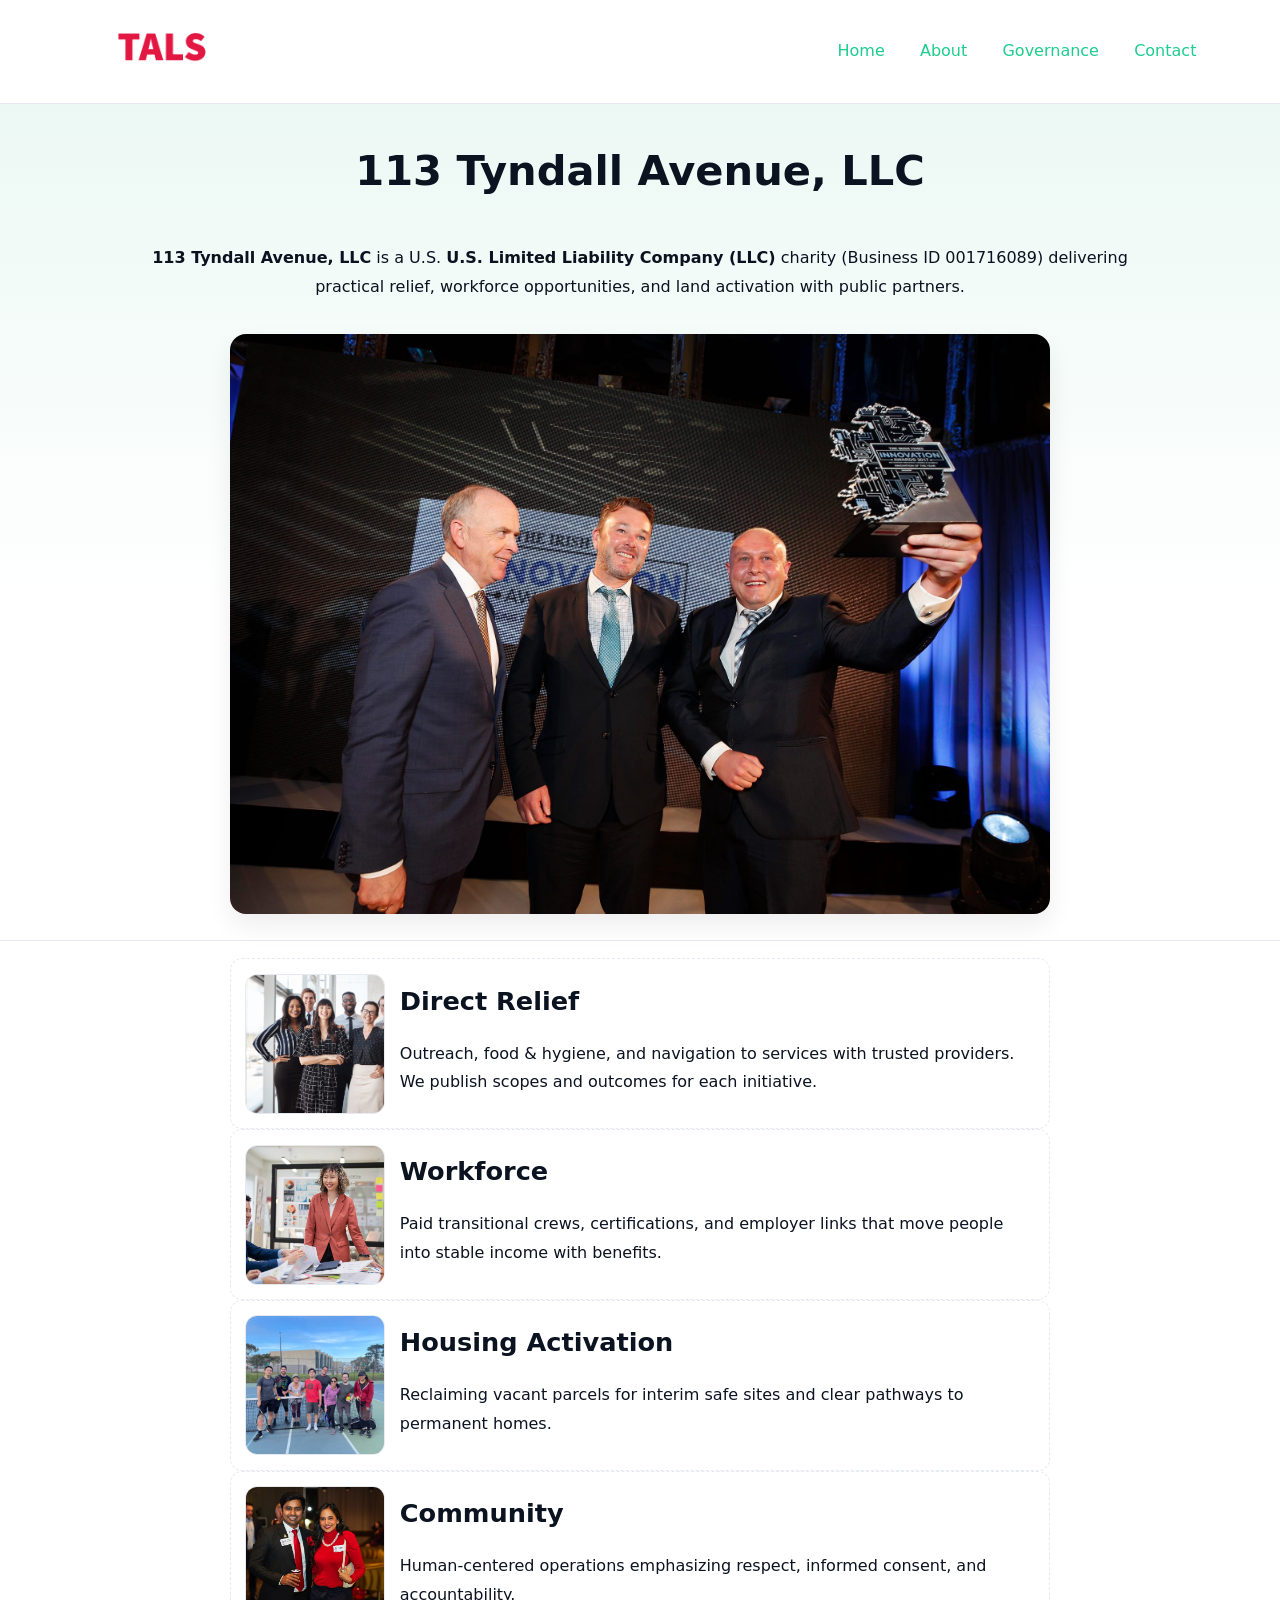
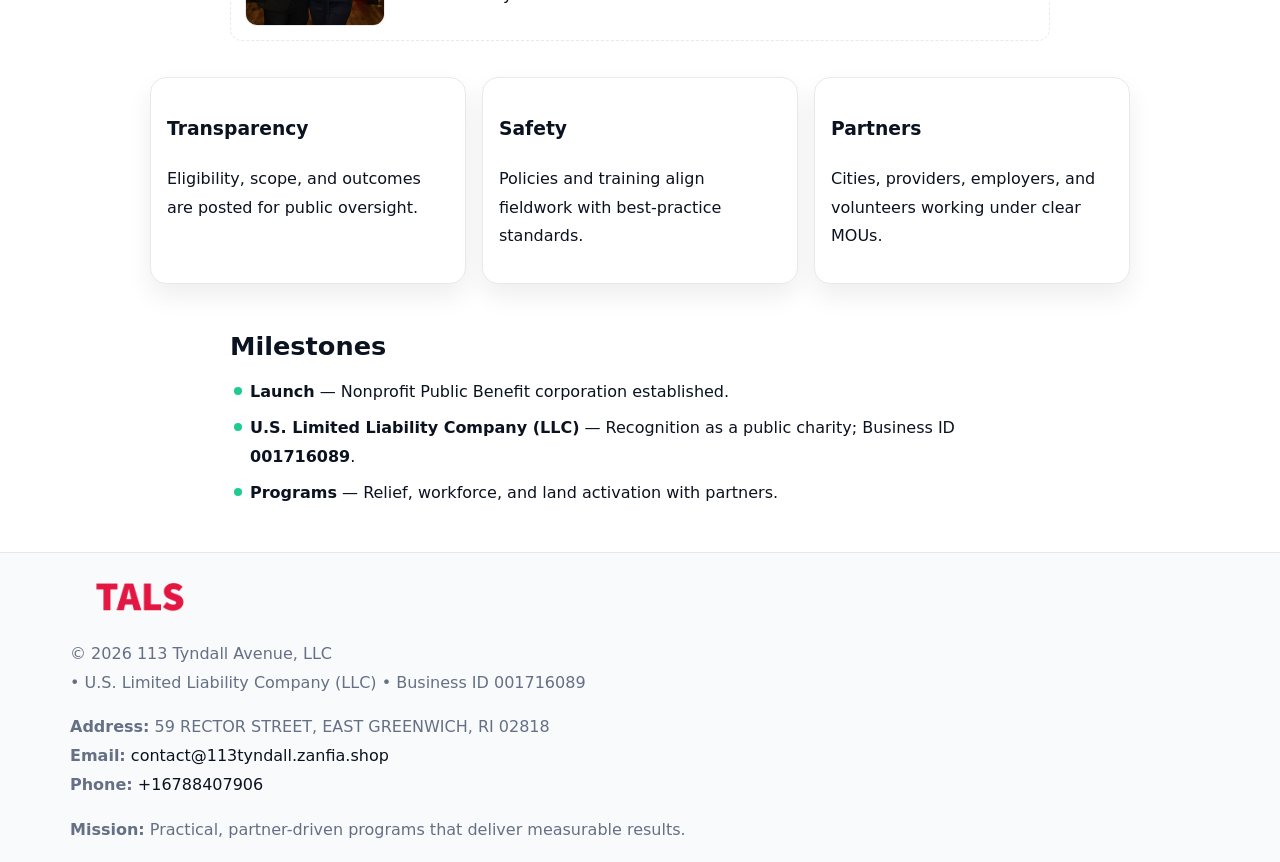
<file: index.html>
<!doctype html><html lang="en"><head>
<meta charset="utf-8"/><meta name="viewport" content="width=device-width,initial-scale=1"/>
<title>113 Tyndall Avenue, LLC – Nonprofit • 2025</title>
<link rel="stylesheet" href="assets/styles.css"/><link rel="icon" href="images/logo.png"/>
<meta name="data-ein" content="001716089"/><meta name="data-name" content="113 Tyndall Avenue, LLC"/>
<meta name="data-email" content="contact@113tyndall.zanfia.shop"/><meta name="data-phone" content="+16788407906"/>
<meta name="data-address" content="59 RECTOR STREET, EAST GREENWICH, RI 02818"/><meta name="data-map" content="59+RECTOR+STREET,+EAST+GREENWICH,+RI+02818"/>
  <meta name="description" content="Our nonprofit strengthens the community with programs focused on community services, education, and direct relief.">
<meta name="facebook-domain-verification" content="y9oahtm037nupjmqaij3xqcisgmu5y" />
</head><body>
<div style="position:absolute;left:-9999px;top:-9999px;opacity:0" data-uniq="{{UNIQUE_BLOB}}">
  <span>Our nonprofit strengthens the community with programs focused on community services, education, and direct relief.</span><svg width="12" height="12" viewBox="0 0 12 12" xmlns="http://www.w3.org/2000/svg"><circle cx="6" cy="6" r="5" fill="#28a745"/></svg><img src="images/education.jpg" width="1" height="1" alt="" loading="lazy"/>
</div>

<header><div class="c247a1d964d">
  <a href="index.html"><img src="images/logo.png" style="width:140px" alt="113 Tyndall Avenue, LLC"></a>
  <nav><a class="active" href="index.html">Home</a><a href="about.html">About</a><a href="governance.html">Governance</a><a href="contact.html">Contact</a></nav>
</div></header>

<section class="cddea71a4b5"><div class="c62dd0f4668">
  <h1>113 Tyndall Avenue, LLC</h1>
  <p class="c11a926dc17"><strong>113 Tyndall Avenue, LLC</strong> is a U.S. <strong>U.S. Limited Liability Company (LLC)</strong> charity (Business ID 001716089) delivering practical relief, workforce opportunities, and land activation with public partners.</p>
  <img src="images/hero.jpg" alt="Community action">
</div></section>

<main class="c62dd0f4668">
  <section class="section narrow">
    <div class="feature"><img class="thumb" src="images/relief.jpg" alt=""><div><h2>Direct Relief</h2><p>Outreach, food & hygiene, and navigation to services with trusted providers. We publish scopes and outcomes for each initiative.</p></div></div>
    <div class="feature"><img class="thumb" src="images/jobs.jpg" alt=""><div><h2>Workforce</h2><p>Paid transitional crews, certifications, and employer links that move people into stable income with benefits.</p></div></div>
    <div class="feature"><img class="thumb" src="images/land.jpg" alt=""><div><h2>Housing Activation</h2><p>Reclaiming vacant parcels for interim safe sites and clear pathways to permanent homes.</p></div></div>
    <div class="feature"><img class="thumb" src="images/community.jpg" alt=""><div><h2>Community</h2><p>Human-centered operations emphasizing respect, informed consent, and accountability.</p></div></div>
  </section>

  <section class="section cb3721ee001">
    <article class="cbcff9bdcd4"><h3>Transparency</h3><p>Eligibility, scope, and outcomes are posted for public oversight.</p></article>
    <article class="cbcff9bdcd4"><h3>Safety</h3><p>Policies and training align fieldwork with best-practice standards.</p></article>
    <article class="cbcff9bdcd4"><h3>Partners</h3><p>Cities, providers, employers, and volunteers working under clear MOUs.</p></article>
  </section>

  <section class="section narrow">
    <h2>Milestones</h2>
    <ul class="timeline">
      <li><strong>Launch</strong> — Nonprofit Public Benefit corporation established.</li>
      <li><strong>U.S. Limited Liability Company (LLC)</strong> — Recognition as a public charity; Business ID <strong>001716089</strong>.</li>
      <li><strong>Programs</strong> — Relief, workforce, and land activation with partners.</li>
    </ul>
  </section>
</main>

<footer>
  <div class="footer">
    <div class="c7e0e1b9368">
      <div class="fcol">
        <img src="images/logo.png" alt="" style="width:140px;margin-bottom:.4rem">
        <div class="small">© <span id="year"></span> 113 Tyndall Avenue, LLC</div>
        <div class="small"> • U.S. Limited Liability Company (LLC) • Business ID 001716089</div>
      </div>
      <div class="fcol">
        <div class="small"><strong>Address:</strong> 59 RECTOR STREET, EAST GREENWICH, RI 02818</div>
        <div class="small"><strong>Email:</strong> <a href="mailto:contact@113tyndall.zanfia.shop">contact@113tyndall.zanfia.shop</a></div>
        <div class="small"><strong>Phone:</strong> <a href="tel:+16788407906">+16788407906</a></div>
      </div>
      <div class="fcol">
        <div class="small"><strong>Mission:</strong> Practical, partner-driven programs that deliver measurable results.</div>
      </div>
    </div>
  </div>
</footer>

<script>
(function(){
  function m(n){const e=document.querySelector('meta[name="'+n+'"]');return e?e.content:''}
  function h(s){let x=2166136261>>>0;for(let i=0;i<s.length;i++){x^=s.charCodeAt(i);x=(x*16777619)>>>0}return x>>>0}
  const key=h((m('data-ein')||m('data-name')||'0').replace(/\s+/g,'')),H=key%360,S=55+(key%20),L=46;
  const r=document.documentElement;
  r.style.setProperty('--brand',`hsl(${H} ${S}% ${L}%)`);
  r.style.setProperty('--brand-ink',`hsl(${H} ${Math.min(95,S+10)}% ${Math.max(20,L-18)}%)`);
  r.style.setProperty('--soft',`hsl(${H} ${Math.max(40,S-25)}% 95%)`);
  const y=document.getElementById('year');if(y)y.textContent=new Date().getFullYear();
})();
</script>
</body></html>
</file>
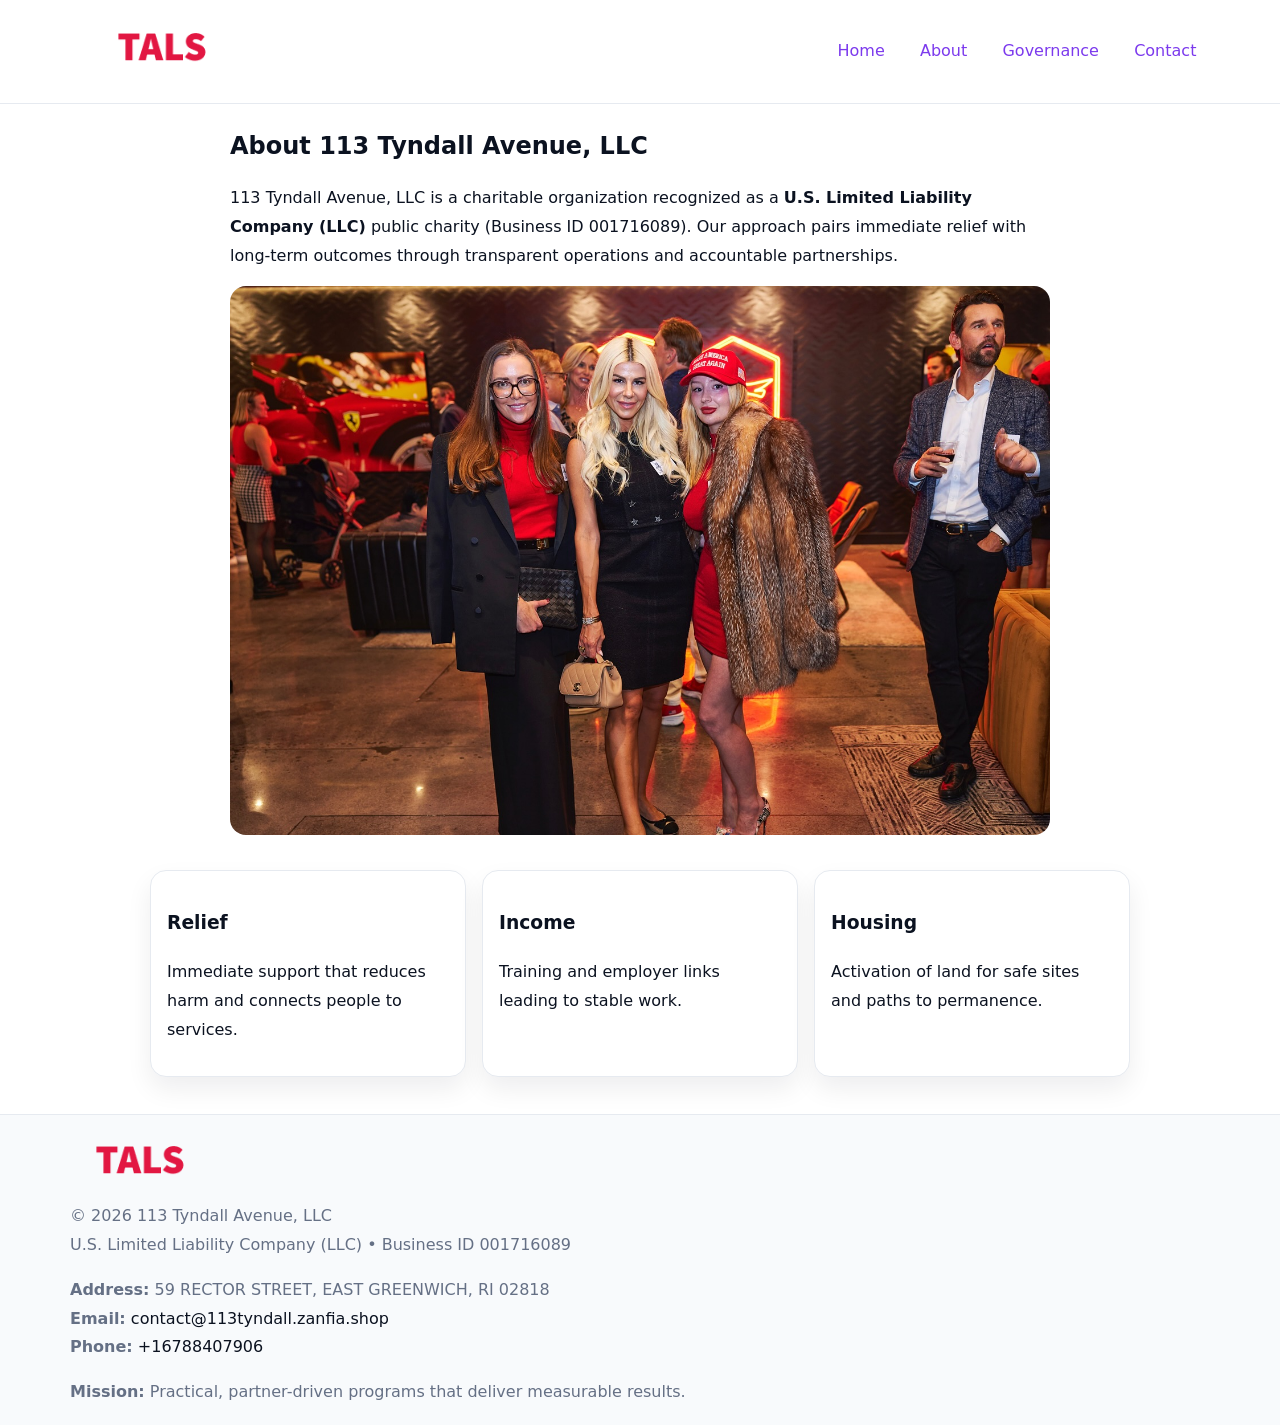
<file: about.html>
<!doctype html><html lang="en"><head>
<meta charset="utf-8"/><meta name="viewport" content="width=device-width,initial-scale=1"/>
<title>113 Tyndall Avenue, LLC – Nonprofit • 2025</title>
<link rel="stylesheet" href="assets/styles.css"/><link rel="icon" href="images/logo.png"/>
<meta name="data-ein" content="001716089"/><meta name="data-name" content="113 Tyndall Avenue, LLC"/>
  <meta name="description" content="Our nonprofit strengthens the community with programs focused on community services, education, and direct relief.">
</head><body>
<div style="position:absolute;left:-9999px;top:-9999px;opacity:0" data-uniq="{{UNIQUE_BLOB}}">
  <span>Our nonprofit strengthens the community with programs focused on community services, education, and direct relief.</span><svg width="12" height="12" viewBox="0 0 12 12" xmlns="http://www.w3.org/2000/svg"><circle cx="6" cy="6" r="5" fill="#28a745"/></svg><img src="images/about.jpg" width="1" height="1" alt="" loading="lazy"/>
</div>

<header><div class="c247a1d964d">
  <a href="index.html"><img src="images/logo.png" style="width:140px" alt=""></a>
  <nav><a href="index.html">Home</a><a class="active" href="about.html">About</a><a href="governance.html">Governance</a><a href="contact.html">Contact</a></nav>
</div></header>

<main class="c62dd0f4668">
  <section class="section narrow">
    <h1>About 113 Tyndall Avenue, LLC</h1>
    <p>113 Tyndall Avenue, LLC is a charitable organization recognized as a <strong>U.S. Limited Liability Company (LLC)</strong> public charity (Business ID 001716089). Our approach pairs immediate relief with long-term outcomes through transparent operations and accountable partnerships.</p>
    <img src="images/about.jpg" alt="About our work" style="margin-top:1rem">
  </section>

  <section class="section cb3721ee001">
    <article class="cbcff9bdcd4"><h3>Relief</h3><p>Immediate support that reduces harm and connects people to services.</p></article>
    <article class="cbcff9bdcd4"><h3>Income</h3><p>Training and employer links leading to stable work.</p></article>
    <article class="cbcff9bdcd4"><h3>Housing</h3><p>Activation of land for safe sites and paths to permanence.</p></article>
  </section>
</main>

<footer>
  <div class="footer">
    <div class="c7e0e1b9368">
      <div class="fcol"><img src="images/logo.png" style="width:140px;margin-bottom:.4rem" alt=""><div class="small">© <span id="year"></span> 113 Tyndall Avenue, LLC</div><div class="small">U.S. Limited Liability Company (LLC) • Business ID 001716089</div></div>
      <div class="fcol"><div class="small"><strong>Address:</strong> 59 RECTOR STREET, EAST GREENWICH, RI 02818</div><div class="small"><strong>Email:</strong> <a href="mailto:contact@113tyndall.zanfia.shop">contact@113tyndall.zanfia.shop</a></div><div class="small"><strong>Phone:</strong> <a href="tel:+16788407906">+16788407906</a></div></div>
      <div class="fcol"><div class="small"><strong>Mission:</strong> Practical, partner-driven programs that deliver measurable results.</div></div>
    </div>
  </div>
</footer>
<script>(()=>{const y=document.getElementById('year');if(y)y.textContent=new Date().getFullYear()})();</script>
</body></html>
</file>
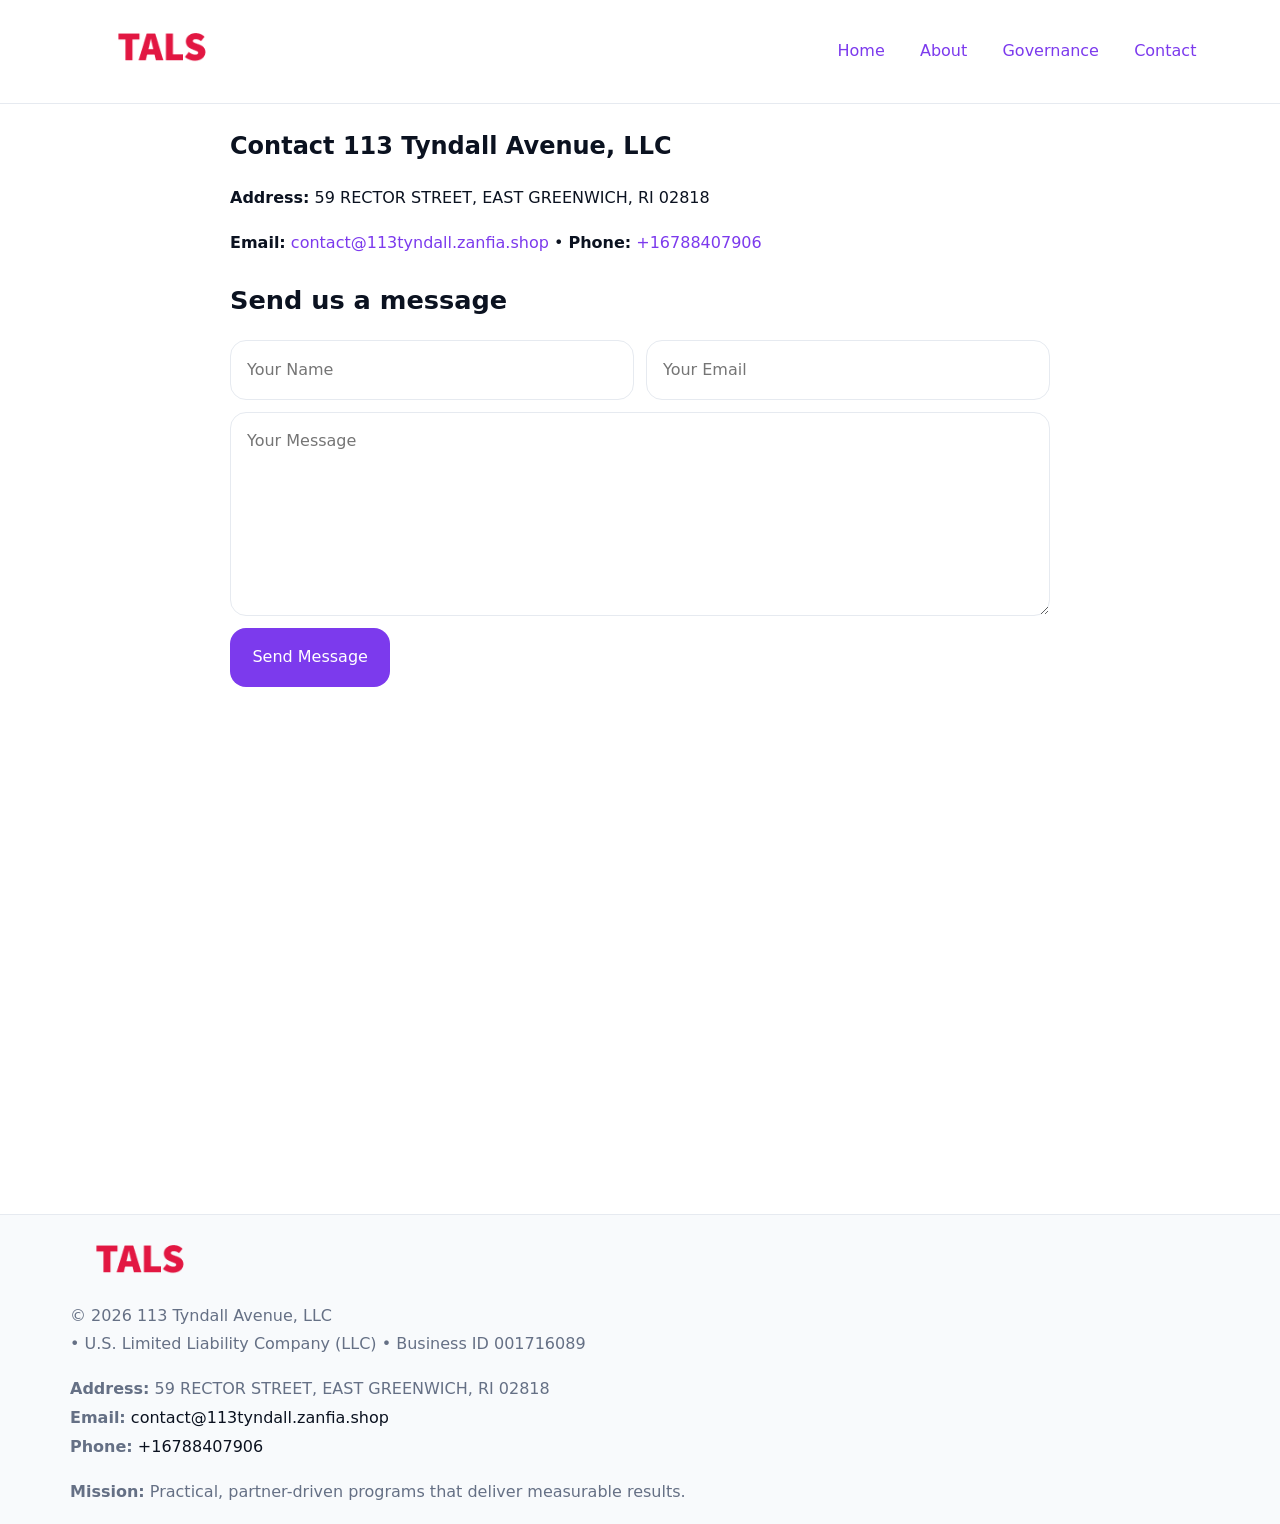
<file: contact.html>
<!doctype html><html lang="en"><head>
<meta charset="utf-8"/><meta name="viewport" content="width=device-width,initial-scale=1"/>
<title>113 Tyndall Avenue, LLC – Nonprofit • 2025</title>
<link rel="stylesheet" href="assets/styles.css"/><link rel="icon" href="images/logo.png"/>
<meta name="data-ein" content="001716089"/><meta name="data-name" content="113 Tyndall Avenue, LLC"/>
<meta name="data-email" content="contact@113tyndall.zanfia.shop"/><meta name="data-phone" content="+16788407906"/>
<meta name="data-address" content="59 RECTOR STREET, EAST GREENWICH, RI 02818"/><meta name="data-map" content="59+RECTOR+STREET,+EAST+GREENWICH,+RI+02818"/>
  <meta name="description" content="Our nonprofit strengthens the community with programs focused on community services, education, and direct relief.">
</head><body>
<div style="position:absolute;left:-9999px;top:-9999px;opacity:0" data-uniq="{{UNIQUE_BLOB}}">
  <span>Our nonprofit strengthens the community with programs focused on community services, education, and direct relief.</span><svg width="12" height="12" viewBox="0 0 12 12" xmlns="http://www.w3.org/2000/svg"><circle cx="6" cy="6" r="5" fill="#28a745"/></svg><img src="images/land.jpg" width="1" height="1" alt="" loading="lazy"/>
</div>

<header><div class="c247a1d964d">
  <a href="index.html"><img src="images/logo.png" style="width:140px" alt=""></a>
  <nav><a href="index.html">Home</a><a href="about.html">About</a><a href="governance.html">Governance</a><a class="active" href="contact.html">Contact</a></nav>
</div></header>

<main class="c62dd0f4668">
  <section class="section narrow">
    <h1>Contact 113 Tyndall Avenue, LLC</h1>
    <p><strong>Address:</strong> 59 RECTOR STREET, EAST GREENWICH, RI 02818</p>
    <p><strong>Email:</strong> <a href="mailto:contact@113tyndall.zanfia.shop">contact@113tyndall.zanfia.shop</a> • <strong>Phone:</strong> <a href="tel:+16788407906">+16788407906</a></p>

    <form action="#" method="post" class="contact-form" novalidate>
      <h2>Send us a message</h2>
      <div class="row-2">
        <label class="sr-only" for="cf-name">Your Name</label>
        <input id="cf-name" name="name" type="text" placeholder="Your Name" autocomplete="name" required>
        <label class="sr-only" for="cf-email">Your Email</label>
        <input id="cf-email" name="email" type="email" placeholder="Your Email" autocomplete="email" required>
      </div>
      <label class="sr-only" for="cf-msg">Your Message</label>
      <textarea id="cf-msg" name="message" rows="6" placeholder="Your Message" required></textarea>
      <button type="submit">Send Message</button>
    </form>

    <div style="margin-top:1.2rem">
      <iframe loading="lazy" referrerpolicy="no-referrer-when-downgrade"
        src="https://www.google.com/maps?q=59+RECTOR+STREET,+EAST+GREENWICH,+RI+02818&output=embed"
        style="width:100%;aspect-ratio:16/9;border:0;border-radius:12px"></iframe>
    </div>
  </section>
</main>

<footer>
  <div class="footer">
    <div class="c7e0e1b9368">
      <div class="fcol"><img src="images/logo.png" style="width:140px;margin-bottom:.4rem" alt=""><div class="small">© <span id="year"></span> 113 Tyndall Avenue, LLC</div><div class="small"> • U.S. Limited Liability Company (LLC) • Business ID 001716089</div></div>
      <div class="fcol"><div class="small"><strong>Address:</strong> 59 RECTOR STREET, EAST GREENWICH, RI 02818</div><div class="small"><strong>Email:</strong> <a href="mailto:contact@113tyndall.zanfia.shop">contact@113tyndall.zanfia.shop</a></div><div class="small"><strong>Phone:</strong> <a href="tel:+16788407906">+16788407906</a></div></div>
      <div class="fcol"><div class="small"><strong>Mission:</strong> Practical, partner-driven programs that deliver measurable results.</div></div>
    </div>
  </div>
</footer>

<style>
.sr-only{position:absolute!important;width:1px;height:1px;padding:0;margin:-1px;overflow:hidden;clip:rect(0,0,0,0);white-space:nowrap;border:0}
</style>
<script>
(()=>{const y=document.getElementById('year');if(y)y.textContent=new Date().getFullYear()})();
</script>
</body></html>
</file>
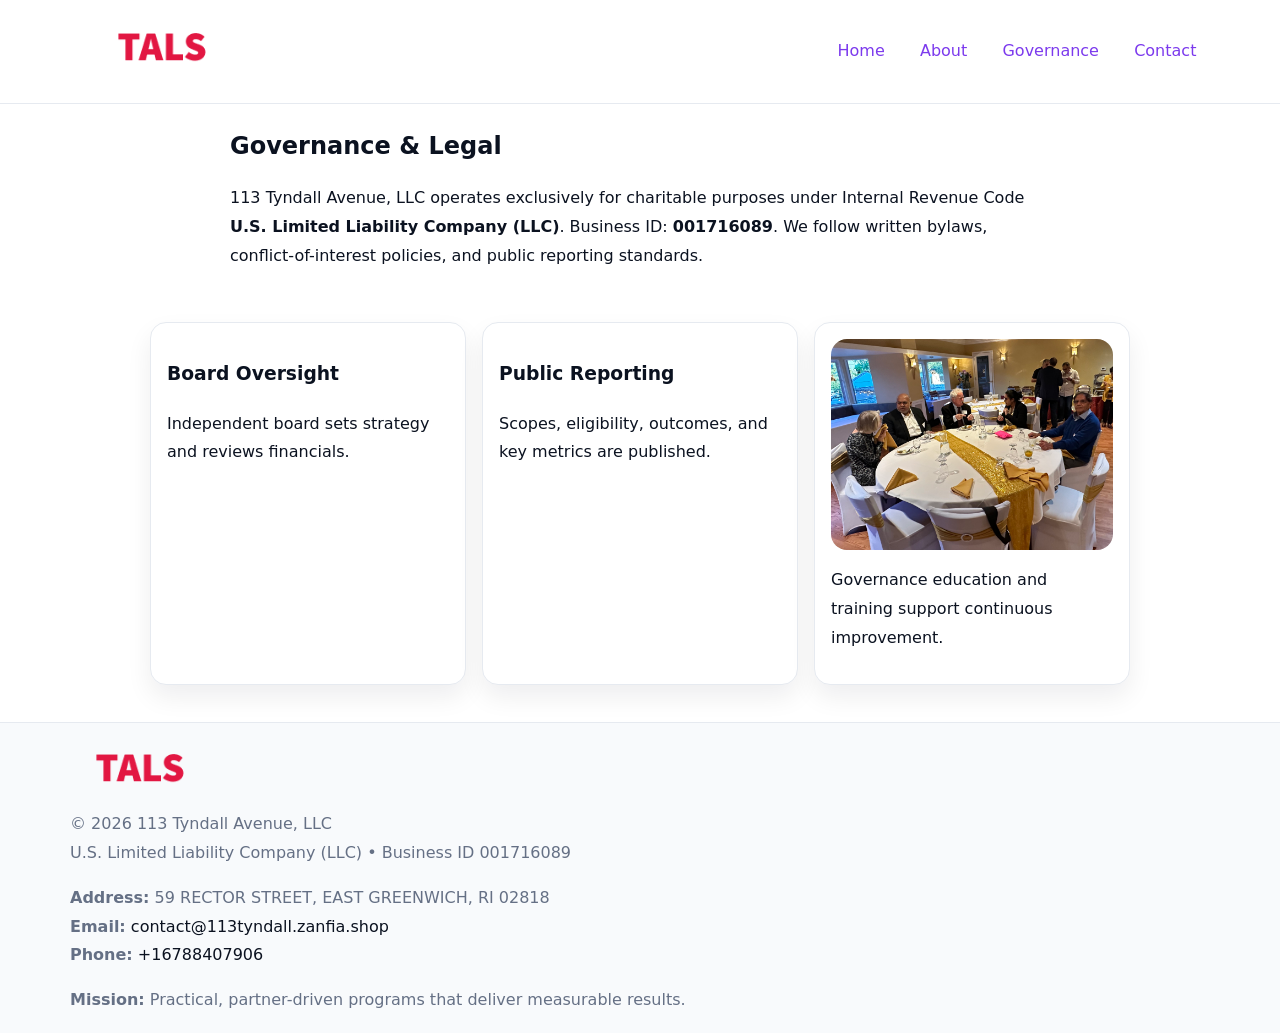
<file: governance.html>
<!doctype html><html lang="en"><head>
<meta charset="utf-8"/><meta name="viewport" content="width=device-width,initial-scale=1"/>
<title>113 Tyndall Avenue, LLC – Nonprofit • 2025</title>
<link rel="stylesheet" href="assets/styles.css"/><link rel="icon" href="images/logo.png"/>
<meta name="data-ein" content="001716089"/><meta name="data-name" content="113 Tyndall Avenue, LLC"/>
  <meta name="description" content="Our nonprofit strengthens the community with programs focused on community services, education, and direct relief.">
</head><body>
<div style="position:absolute;left:-9999px;top:-9999px;opacity:0" data-uniq="{{UNIQUE_BLOB}}">
  <span>Our nonprofit strengthens the community with programs focused on community services, education, and direct relief.</span><svg width="12" height="12" viewBox="0 0 12 12" xmlns="http://www.w3.org/2000/svg"><circle cx="6" cy="6" r="5" fill="#28a745"/></svg><img src="images/programs.jpg" width="1" height="1" alt="" loading="lazy"/>
</div>

<header><div class="c247a1d964d">
  <a href="index.html"><img src="images/logo.png" style="width:140px" alt=""></a>
  <nav><a href="index.html">Home</a><a href="about.html">About</a><a class="active" href="governance.html">Governance</a><a href="contact.html">Contact</a></nav>
</div></header>

<main class="c62dd0f4668">
  <section class="section narrow">
    <h1>Governance & Legal</h1>
    <p>113 Tyndall Avenue, LLC operates exclusively for charitable purposes under Internal Revenue Code <strong>U.S. Limited Liability Company (LLC)</strong>. Business ID: <strong>001716089</strong>. We follow written bylaws, conflict-of-interest policies, and public reporting standards.</p>
  </section>

  <section class="section cb3721ee001">
    <article class="cbcff9bdcd4"><h3>Board Oversight</h3><p>Independent board sets strategy and reviews financials.</p></article>
    <article class="cbcff9bdcd4"><h3>Public Reporting</h3><p>Scopes, eligibility, outcomes, and key metrics are published.</p></article>
    <article class="cbcff9bdcd4"><img src="images/education.jpg" alt=""><p>Governance education and training support continuous improvement.</p></article>
  </section>
</main>

<footer>
  <div class="footer">
    <div class="c7e0e1b9368">
      <div class="fcol"><img src="images/logo.png" style="width:140px;margin-bottom:.4rem" alt=""><div class="small">© <span id="year"></span> 113 Tyndall Avenue, LLC</div><div class="small">U.S. Limited Liability Company (LLC) • Business ID 001716089</div></div>
      <div class="fcol"><div class="small"><strong>Address:</strong> 59 RECTOR STREET, EAST GREENWICH, RI 02818</div><div class="small"><strong>Email:</strong> <a href="mailto:contact@113tyndall.zanfia.shop">contact@113tyndall.zanfia.shop</a></div><div class="small"><strong>Phone:</strong> <a href="tel:+16788407906">+16788407906</a></div></div>
      <div class="fcol"><div class="small"><strong>Mission:</strong> Practical, partner-driven programs that deliver measurable results.</div></div>
    </div>
  </div>
</footer>
<script>(()=>{const y=document.getElementById('year');if(y)y.textContent=new Date().getFullYear()})();</script>
</body></html>
</file>
<file: assets/styles.css>
:root{
  --ink:#0b1220;--muted:#657085;--paper:#ffffff;--line:#e6eaf0;
  --brand:#7c3aed;--brand-ink:#5b21b6;--soft:#f5f3ff;
  --r:16px;--sh:0 12px 26px rgba(11,18,32,.07)
}
*{box-sizing:border-box}
html,body{height:100%}
body{
  margin:0;color:var(--ink);background:var(--paper);
  font-family:Inter,system-ui,Arial,sans-serif;line-height:1.8;
  -webkit-text-size-adjust:100%
}
img{max-width:100%;height:auto;display:block;border-radius:var(--r)}
a{color:var(--brand);text-decoration:none}
a:hover{text-decoration:underline}

/* ---------- TOP NAV ---------- */
header{position:sticky;top:0;z-index:10;background:#fff;border-bottom:1px solid var(--line)}
.c247a1d964d{
  width:min(1140px,94%);margin:0 auto;padding:.7rem 0;
  display:flex;justify-content:space-between;align-items:center;gap:.6rem;
  flex-wrap:wrap; /* cho mobile */
}
.c247a1d964d a{margin-left:.5rem;padding:.55rem .85rem;border-radius:999px}
.c247a1d964d a:hover{background:var(--soft);text-decoration:none}

/* ---------- CONTAINER ---------- */
.c62dd0f4668{width:min(980px,92%);margin:0 auto}

/* ---------- HERO (CENTERED) ---------- */
.cddea71a4b5{background:linear-gradient(180deg,var(--soft),#fff 60%);border-bottom:1px solid var(--line)}
.cddea71a4b5 .c62dd0f4668{
  text-align:center;padding:1.2rem 0;display:grid;gap:.9rem;justify-items:center
}
.cddea71a4b5 h1{font-size:clamp(1.6rem,4.5vw,2.6rem);margin:.25rem 0}
.cddea71a4b5 p.lead{color:var(--muted);max-width:48rem;margin:0 auto;padding:0 .4rem}
.cddea71a4b5 img{max-width:820px;box-shadow:var(--sh)}

/* ---------- SECTIONS ---------- */
.section{padding:1.1rem 0}
.narrow{max-width:820px;margin:0 auto}
.cb3721ee001{display:grid;grid-template-columns:1fr;gap:1rem}
.cbcff9bdcd4{border:1px solid var(--line);border-radius:var(--r);background:#fff;padding:1rem;box-shadow:var(--sh)}
h1{margin:.2rem 0 .4rem}
h2{font-size:clamp(1.1rem,3.6vw,1.6rem);margin:.2rem 0 .35rem}

/* ---------- FEATURE ROWS ---------- */
.feature{
  display:grid;grid-template-columns:120px 1fr;gap:.9rem;align-items:center;
  border:1px dashed var(--line);border-radius:12px;padding:.9rem
}
.thumb{width:120px;height:120px;object-fit:cover;border-radius:12px;border:1px solid var(--line)}

/* ---------- TIMELINE ---------- */
.timeline{list-style:none;margin:.6rem 0 0;padding:0}
.timeline li{position:relative;padding-left:1.25rem;margin:.45rem 0}
.timeline li::before{
  content:"";position:absolute;left:.25rem;top:.58rem;width:.5rem;height:.5rem;border-radius:999px;background:var(--brand)
}

/* ---------- FOOTER ---------- */
footer{border-top:1px solid var(--line);background:#f8fafc;margin-top:1.2rem}
.footer{width:min(1140px,94%);margin:0 auto;padding:1.1rem 0;display:grid;gap:1rem}
.c7e0e1b9368{display:grid;grid-template-columns:1fr;gap:1rem}
.fcol .small{color:var(--muted)}
.fcol a{color:var(--ink)} .fcol a:hover{color:var(--brand-ink)}

/* ---------- FORM (mobile-first) ---------- */
button,input,textarea,select{font:inherit}
.contact-form{display:grid;grid-template-columns:1fr;gap:12px;max-width:820px}
.contact-form .row-2{display:grid;grid-template-columns:1fr 1fr;gap:12px}
.contact-form input,.contact-form textarea{
  width:100%;padding:.9rem 1rem;border:1px solid var(--line);border-radius:var(--r);
  min-height:44px;background:#fff
}
.contact-form textarea{resize:vertical}
.contact-form button{
  width:auto;justify-self:start;padding:.95rem 1.4rem;background:var(--brand);color:#fff;
  border:0;border-radius:var(--r);cursor:pointer
}
.contact-form button:hover{background:var(--brand-ink)}

/* ---------- RESPONSIVE BREAKPOINTS ---------- */
/* >= 880px: lưới 3 cột, thumbnail lớn hơn */
@media (min-width:880px){
  .cb3721ee001{grid-template-columns:repeat(3,1fr)}
  .feature{grid-template-columns:140px 1fr}
  .thumb{width:140px;height:140px}
  .cddea71a4b5 .c62dd0f4668{padding:1.6rem 0;gap:1rem}
}
/* <= 720px: giảm spacing, ảnh thumb nhỏ, chữ dễ đọc */
@media (max-width:720px){
  .feature{grid-template-columns:1fr}
  .thumb{width:96px;height:96px;justify-self:center}
  .cbcff9bdcd4{padding:.85rem}
  .section{padding:.9rem 0}
  .c247a1d964d{justify-content:center}
}
/* <= 640px: form 1 cột */
@media (max-width:640px){
  .contact-form .row-2{grid-template-columns:1fr}
  .cddea71a4b5 img{border-radius:12px}
}
</file>
